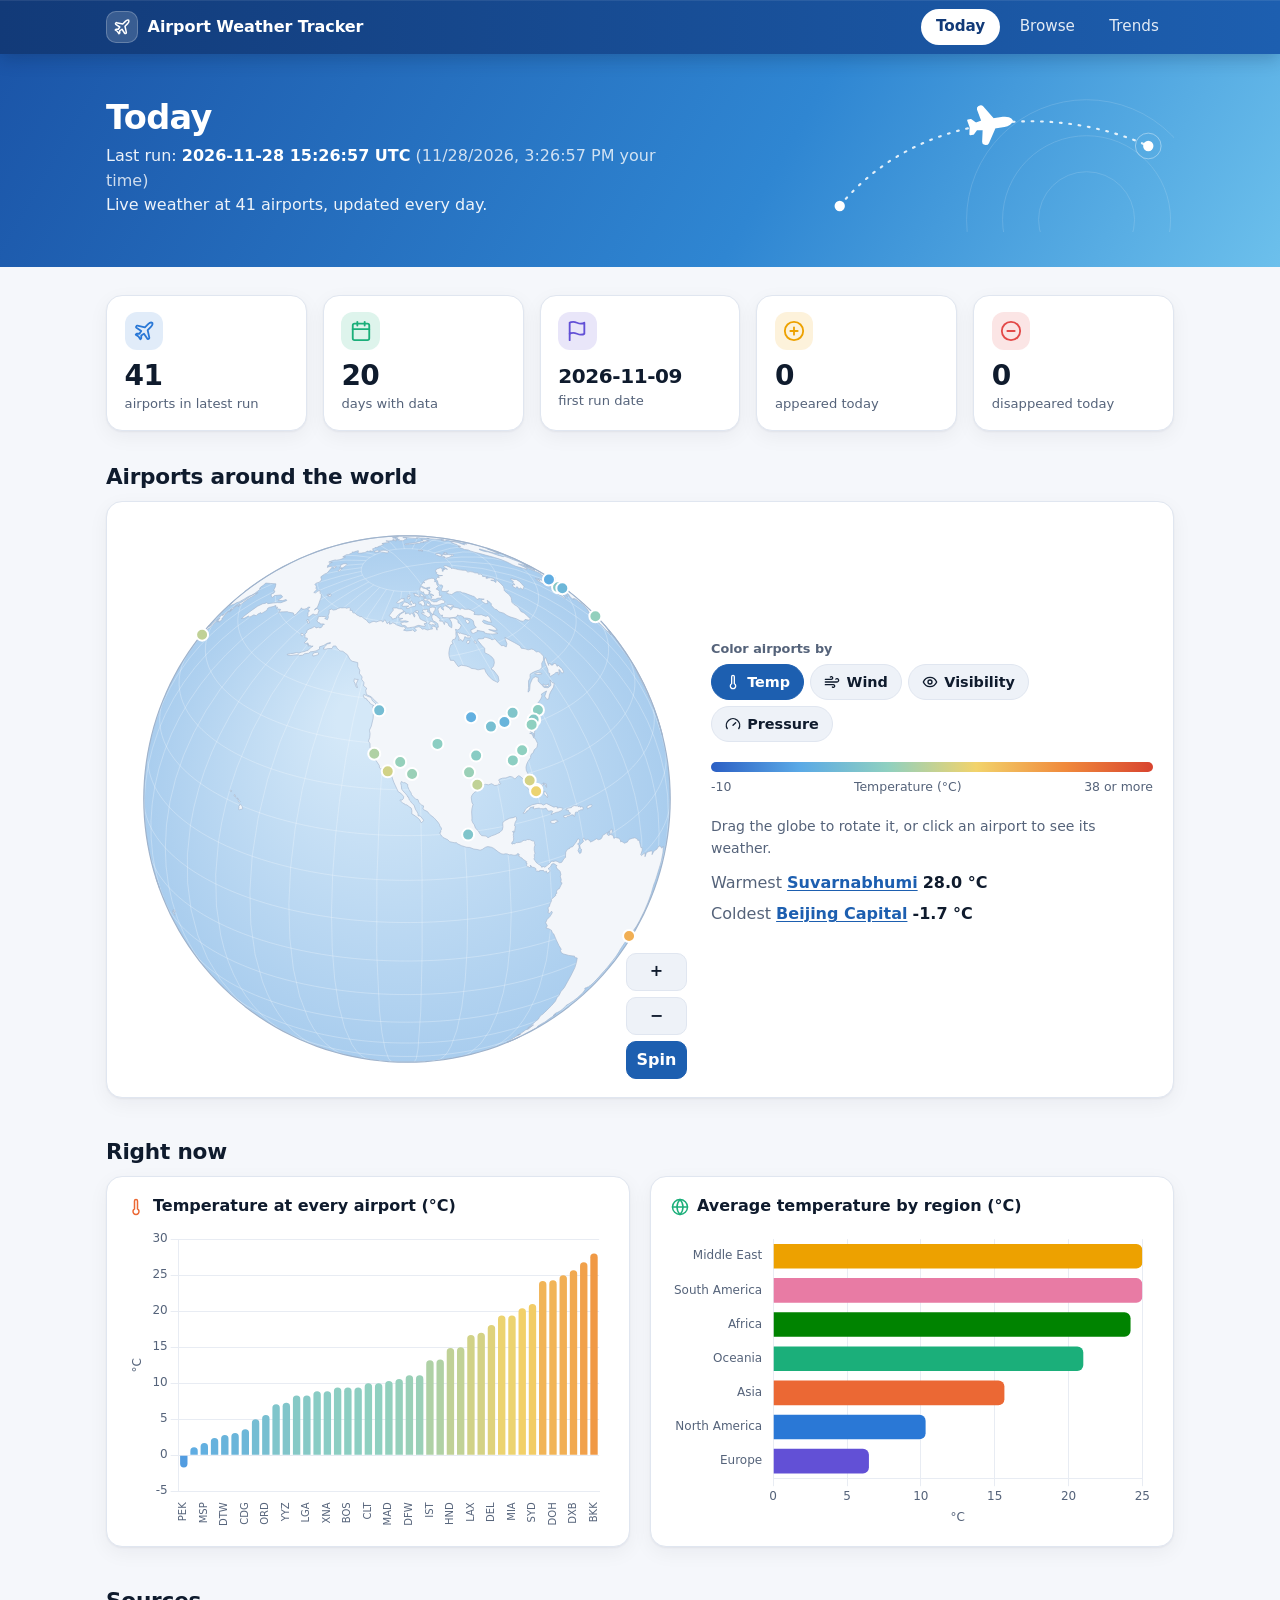
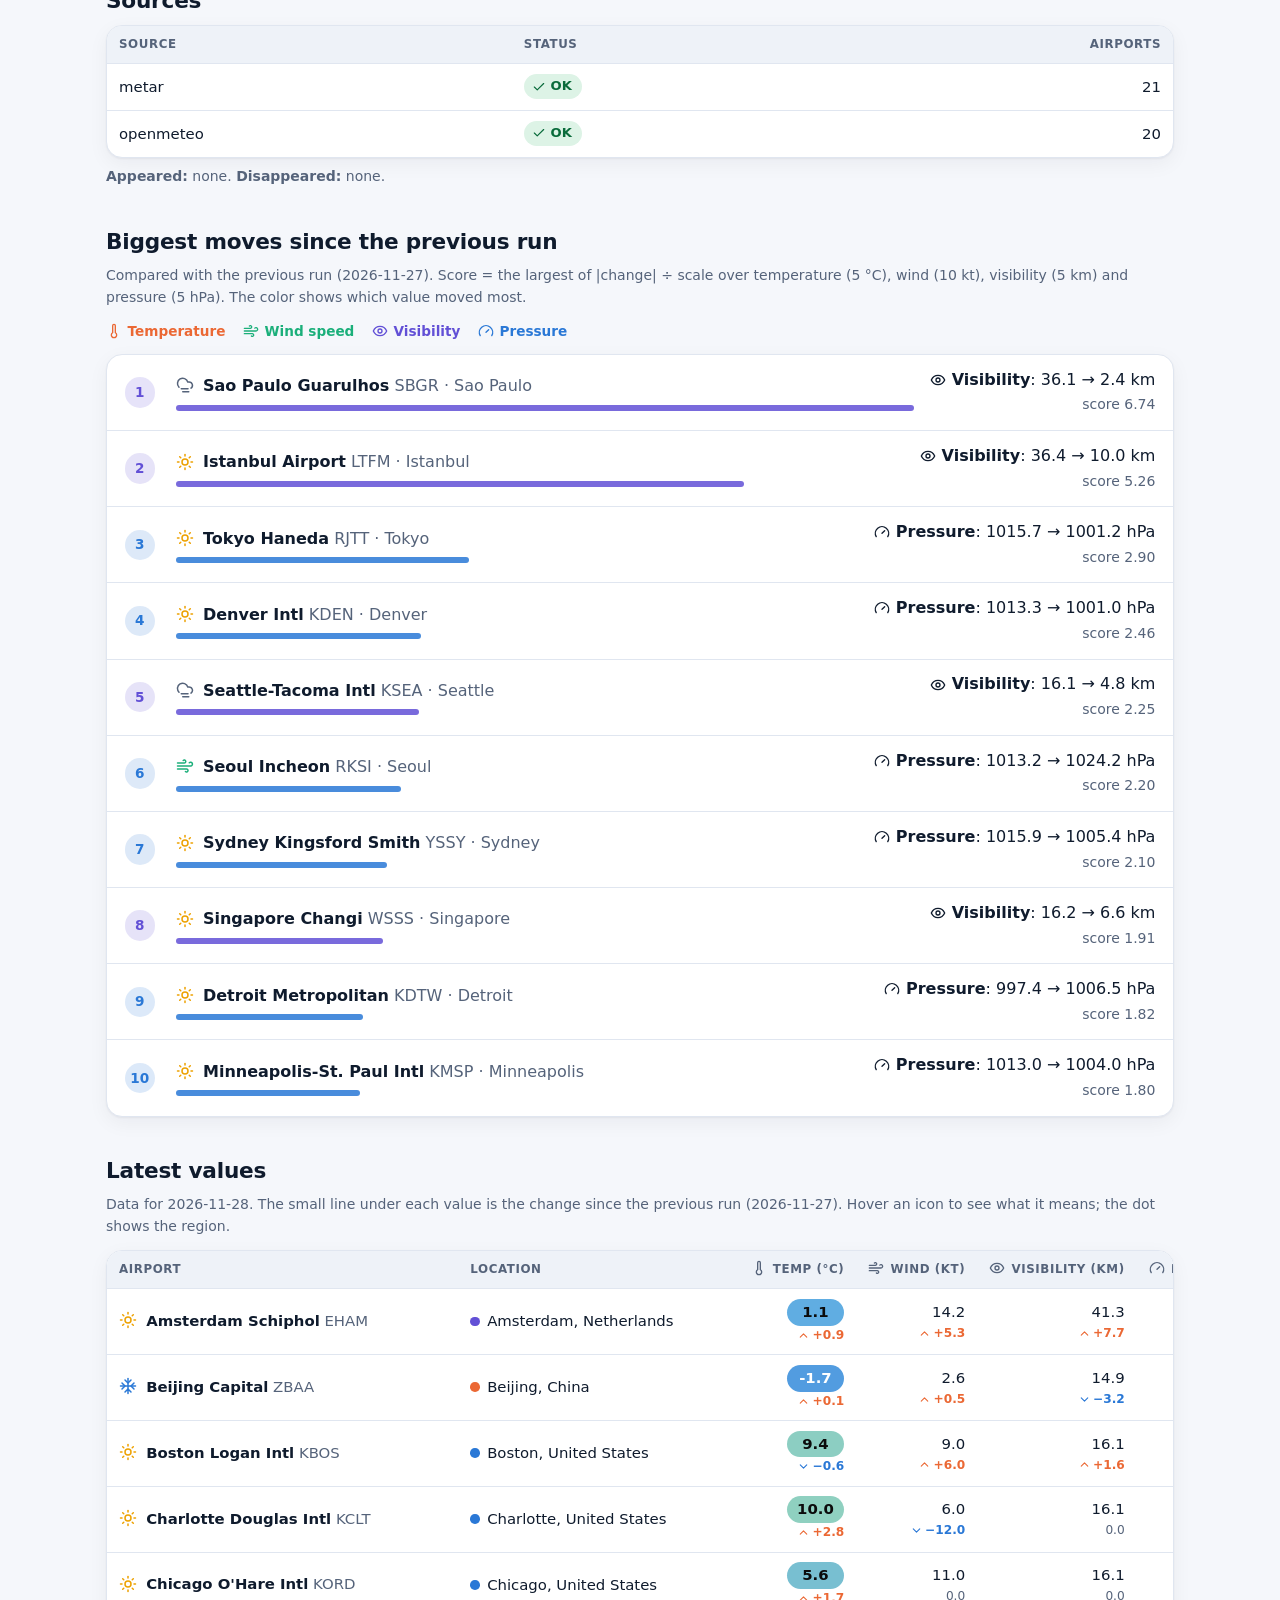
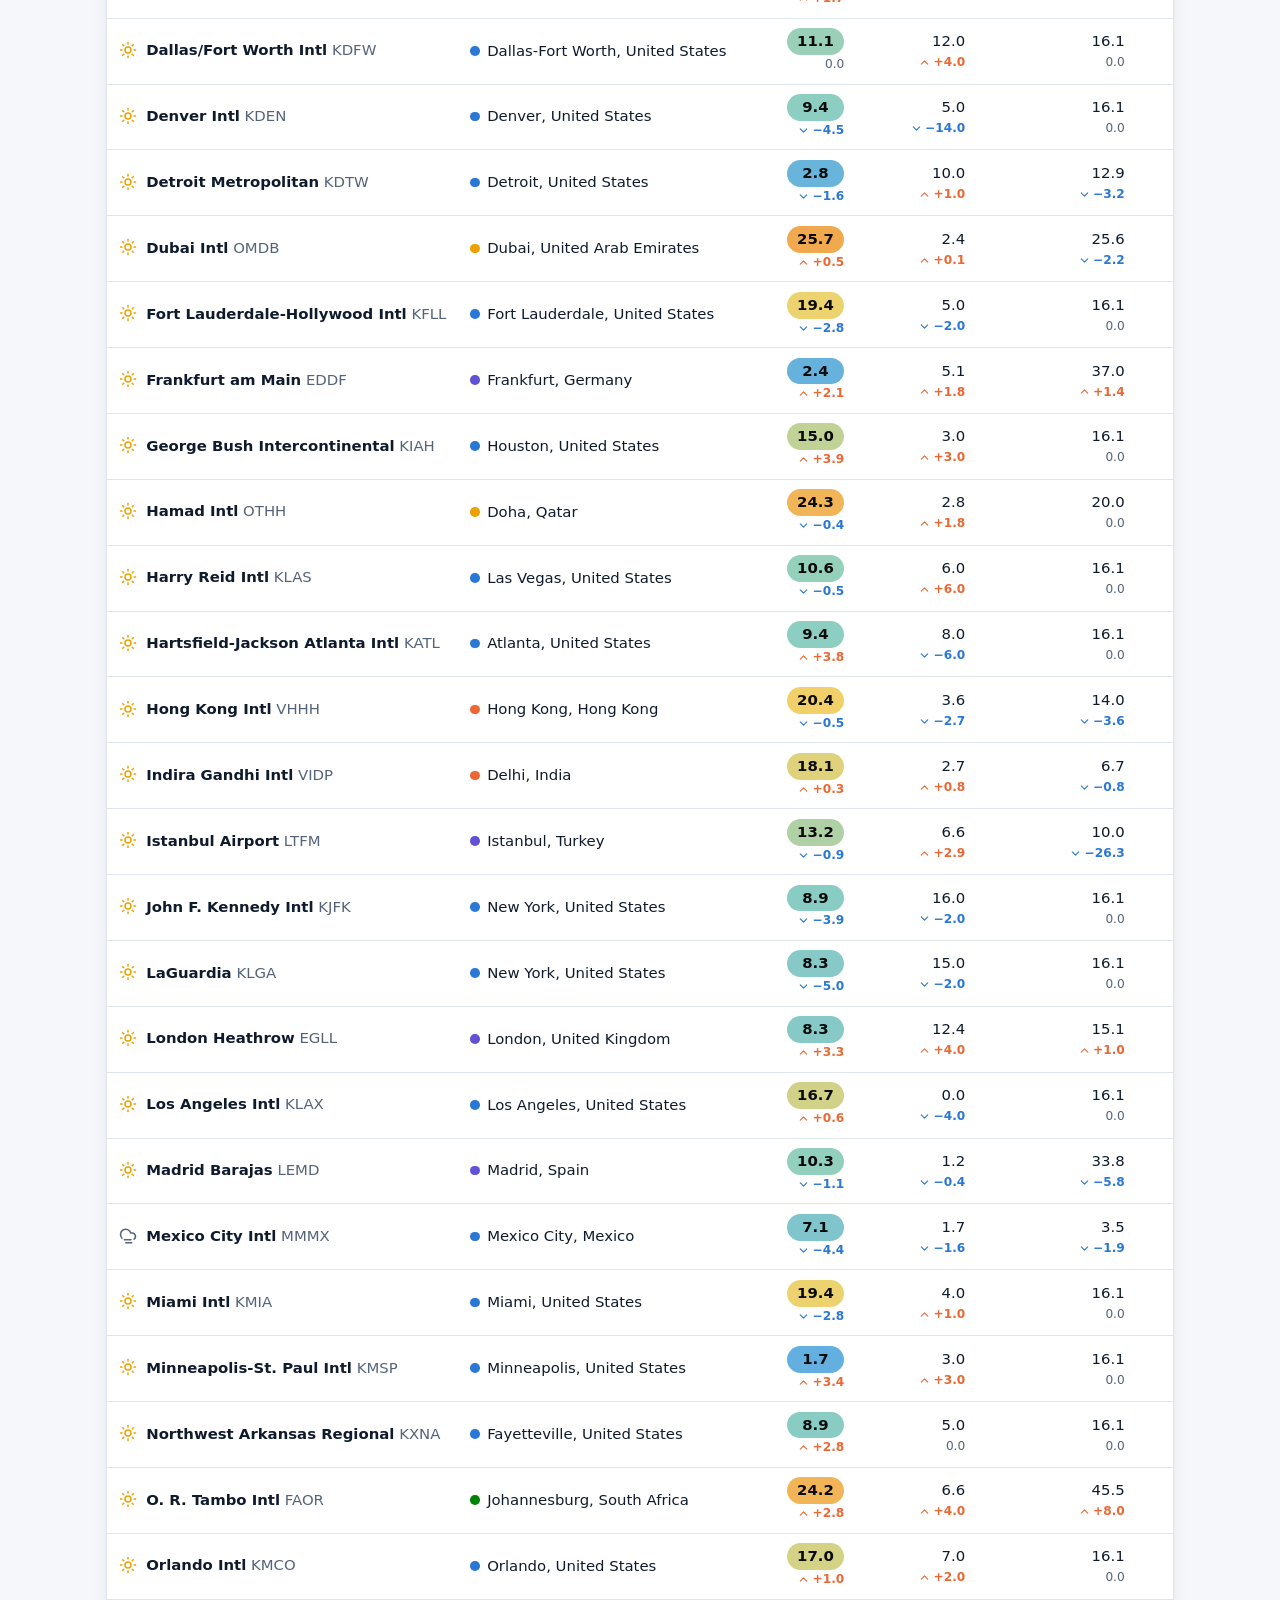
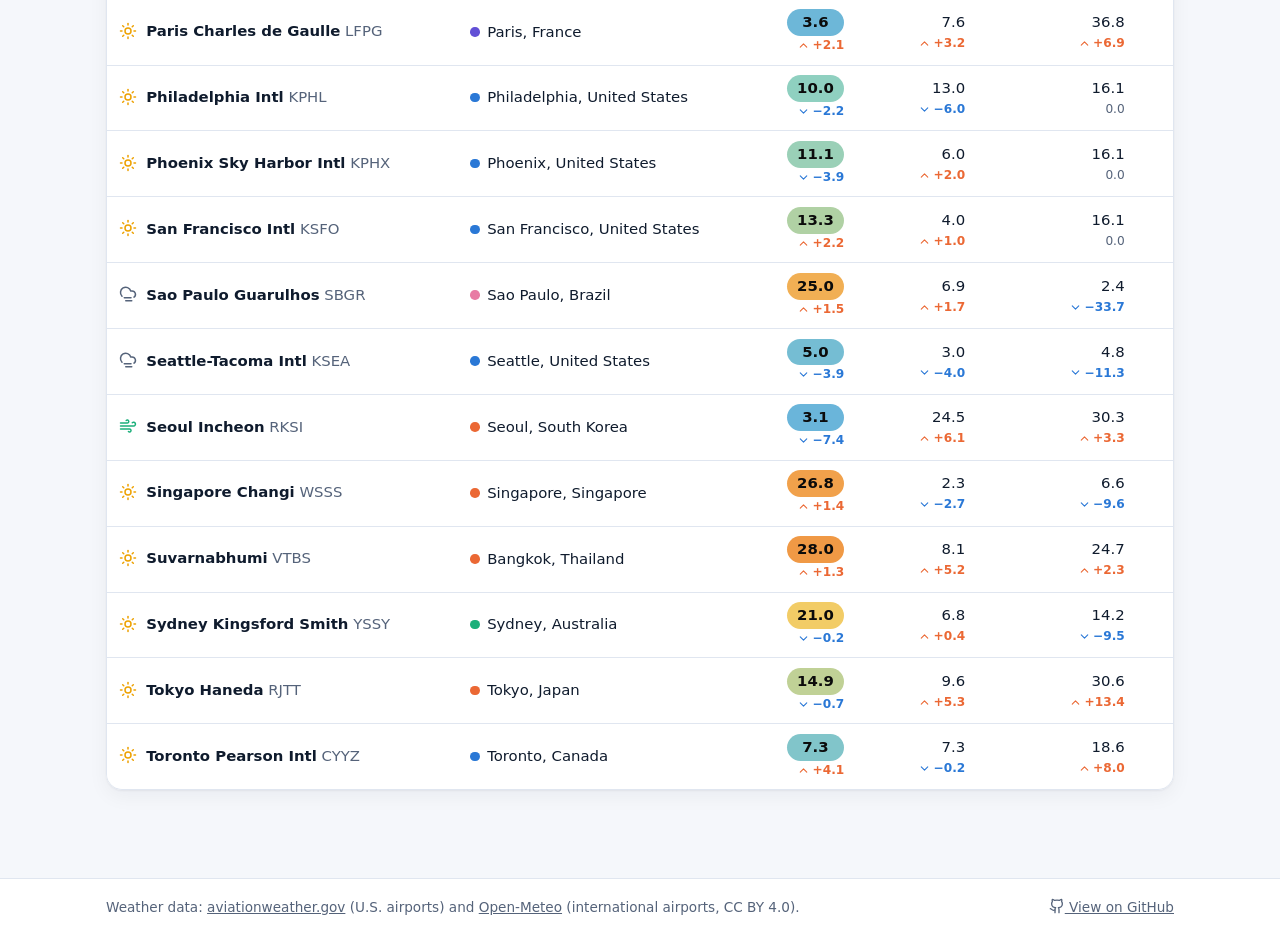
<file: index.html>
<!doctype html>
<html lang="en">
<head>
  <meta charset="utf-8">
  <meta name="viewport" content="width=device-width, initial-scale=1">
  <title>Today · Airport Weather Tracker</title>
  <meta name="description" content="Latest weather at 41 airports, what changed since the previous run, and the biggest moves.">
  <meta name="theme-color" content="#1c5cab">
  <link rel="manifest" href="manifest.webmanifest">
  <link rel="icon" href="assets/icons/icon-192.png">
  <link rel="apple-touch-icon" href="assets/icons/icon-192.png">
  <link rel="stylesheet" href="assets/site.css">
</head>
<body>
  <header id="site-nav"></header>
  <div id="hero"></div>
  <main>
    <div id="offline" class="banner" hidden>You are offline. Showing the last data this device loaded.</div>
    <div id="content"></div>
  </main>
  <script src="assets/vendor/chart.umd.min.js"></script>
  <script src="assets/vendor/d3-array.min.js"></script>
  <script src="assets/vendor/d3-geo.min.js"></script>
  <script src="assets/vendor/topojson-client.min.js"></script>
  <script src="assets/common.js"></script>
  <script src="assets/globe.js"></script>
  <script src="assets/today.js"></script>
</body>
</html>
</file>
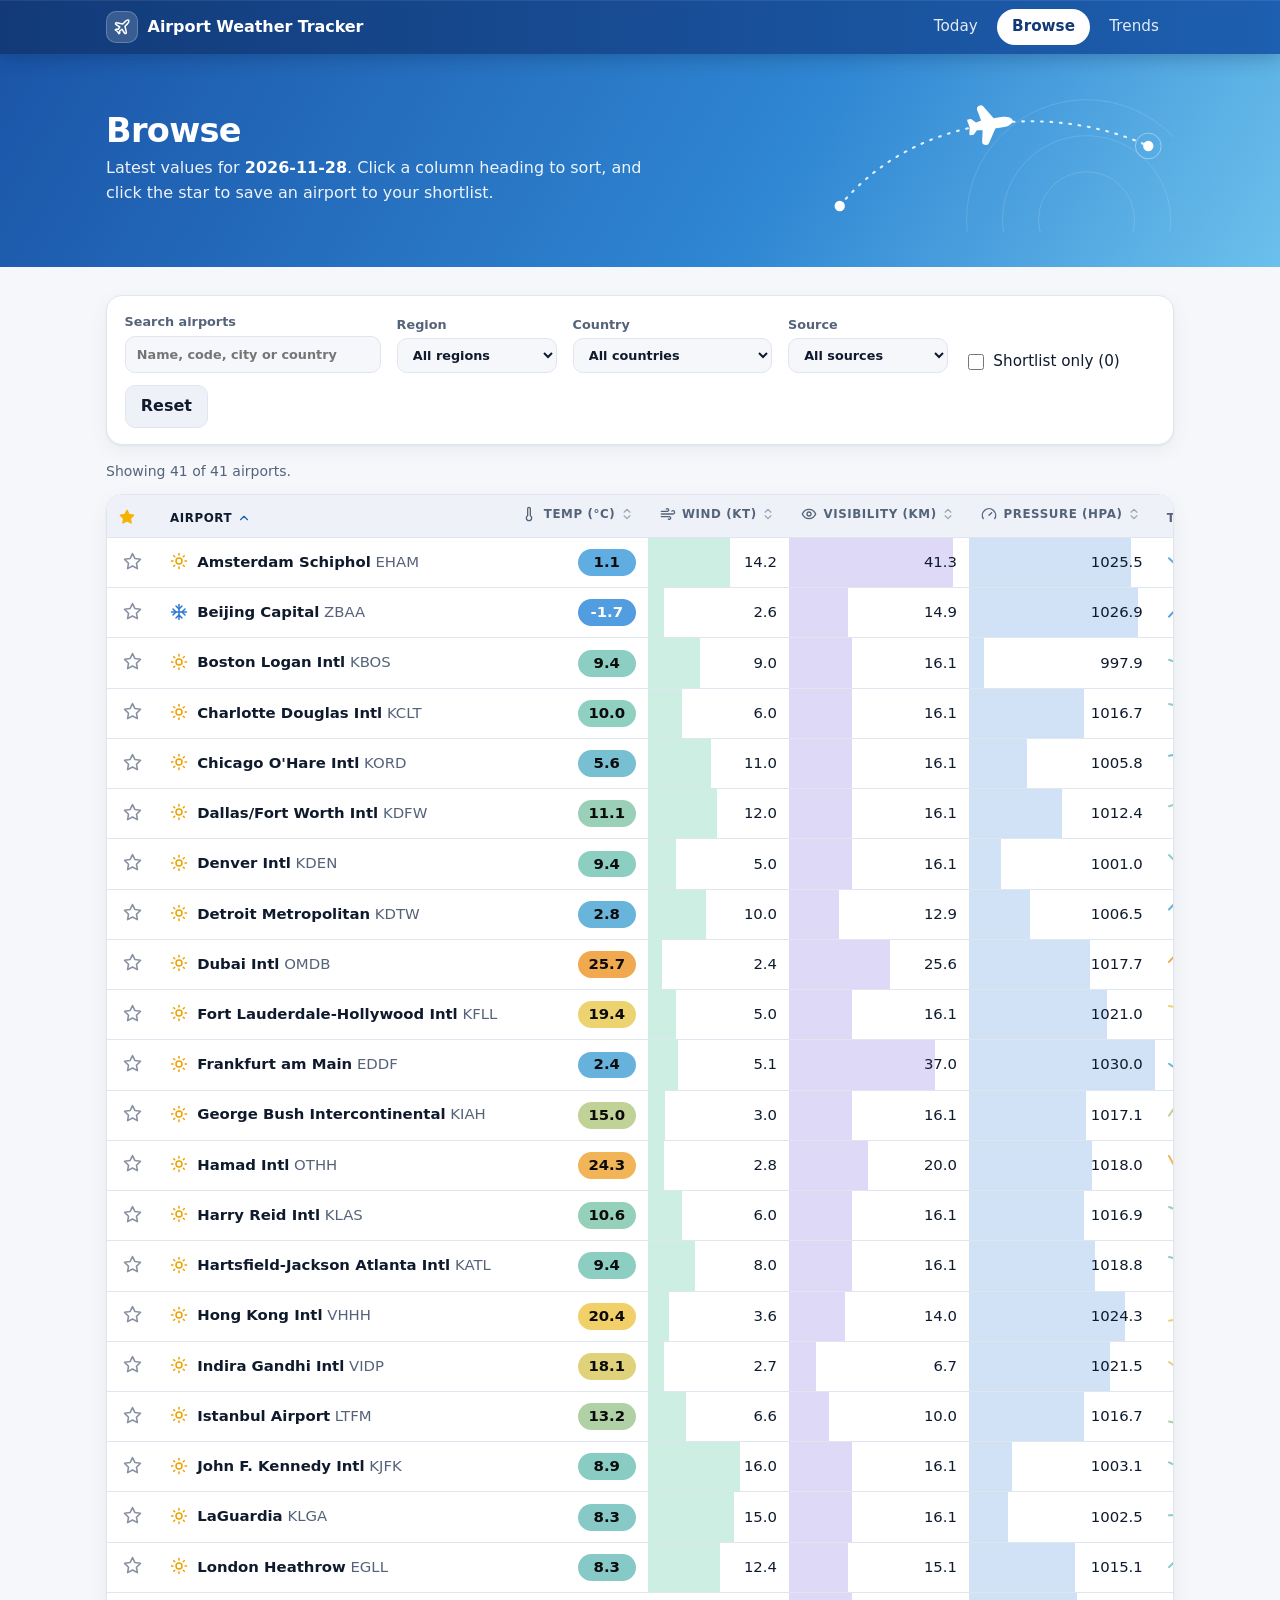
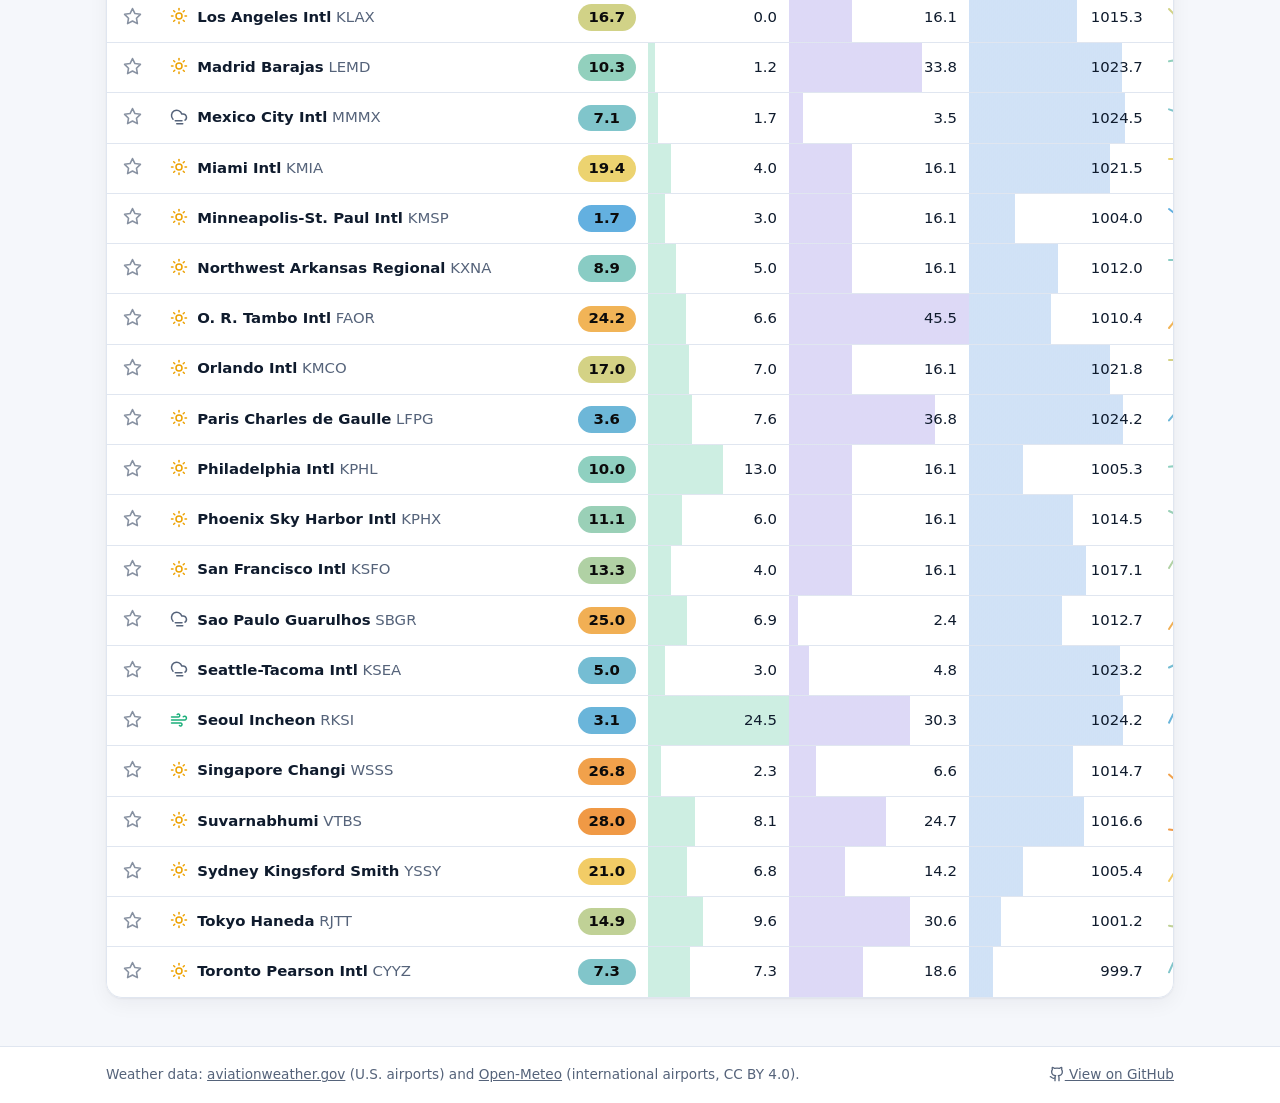
<file: browse.html>
<!doctype html>
<html lang="en">
<head>
  <meta charset="utf-8">
  <meta name="viewport" content="width=device-width, initial-scale=1">
  <title>Browse · Airport Weather Tracker</title>
  <meta name="description" content="Search, filter and sort the latest weather at every tracked airport, and star your favourites.">
  <meta name="theme-color" content="#1c5cab">
  <link rel="manifest" href="manifest.webmanifest">
  <link rel="icon" href="assets/icons/icon-192.png">
  <link rel="apple-touch-icon" href="assets/icons/icon-192.png">
  <link rel="stylesheet" href="assets/site.css">
</head>
<body>
  <header id="site-nav"></header>
  <div id="hero"></div>
  <main>
    <div id="offline" class="banner" hidden>You are offline. Showing the last data this device loaded.</div>
    <div class="controls" id="controls" hidden>
      <label>Search airports<input type="search" id="q" placeholder="Name, code, city or country"></label>
      <label>Region<select id="f-region"></select></label>
      <label>Country<select id="f-country"></select></label>
      <label>Source<select id="f-source"></select></label>
      <label class="inline"><input type="checkbox" id="f-star"><span>Shortlist only (<span id="star-count">0</span>)</span></label>
      <button class="btn" id="reset" type="button">Reset</button>
    </div>
    <p id="count" class="muted small" aria-live="polite"></p>
    <div id="content"></div>
  </main>
  <script src="assets/common.js"></script>
  <script src="assets/browse.js"></script>
</body>
</html>
</file>
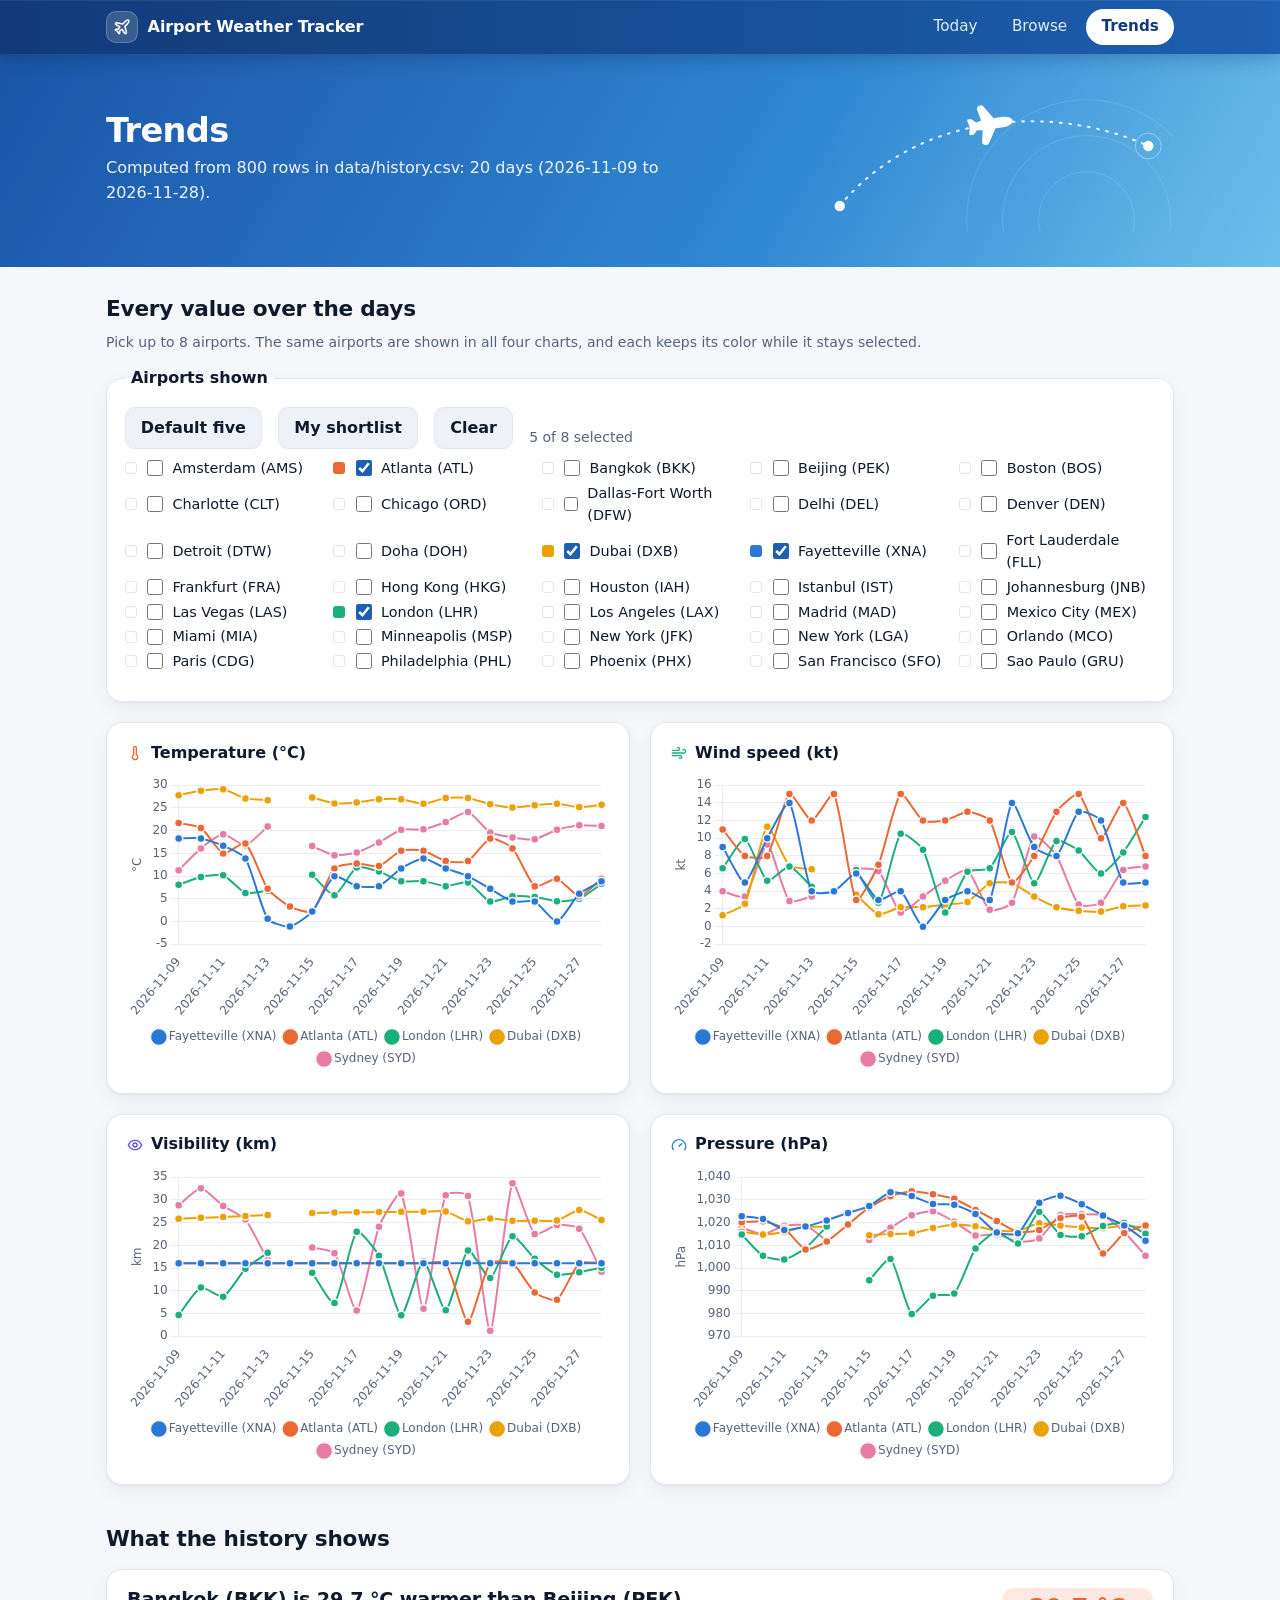
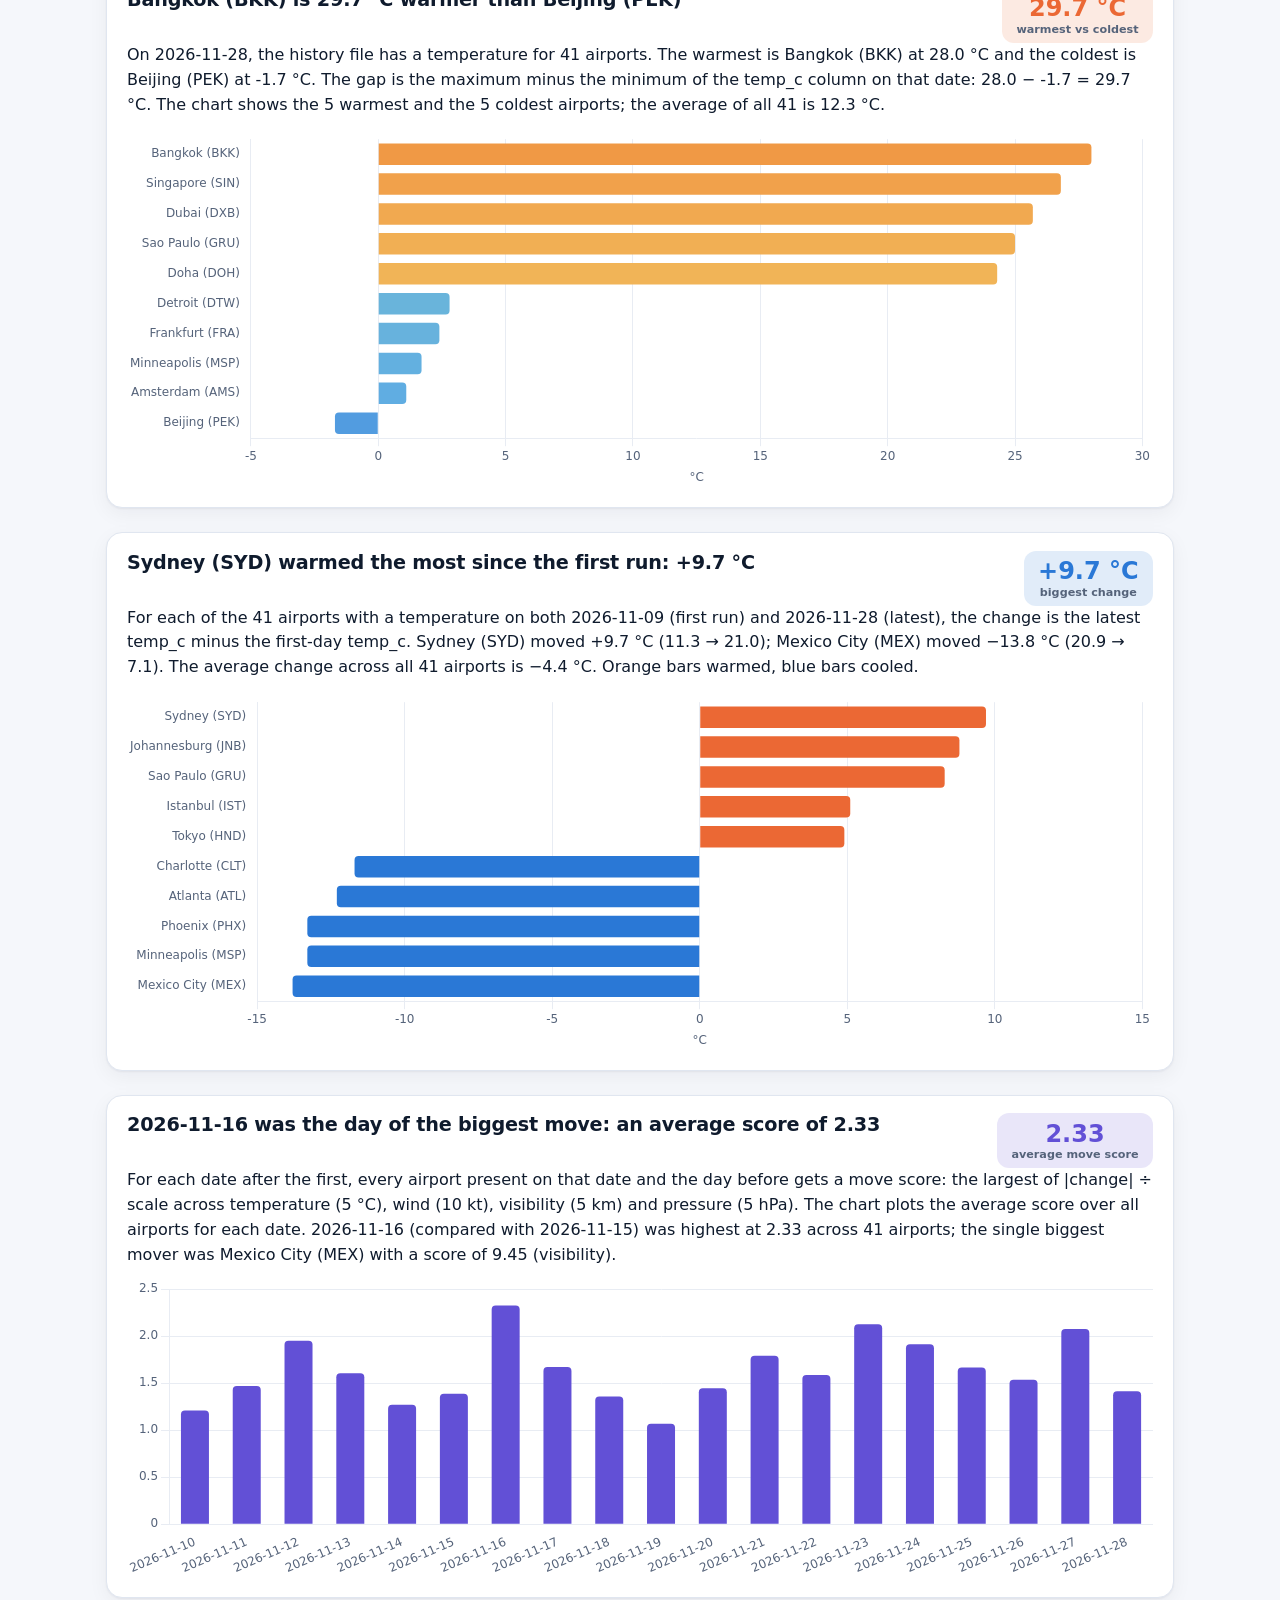
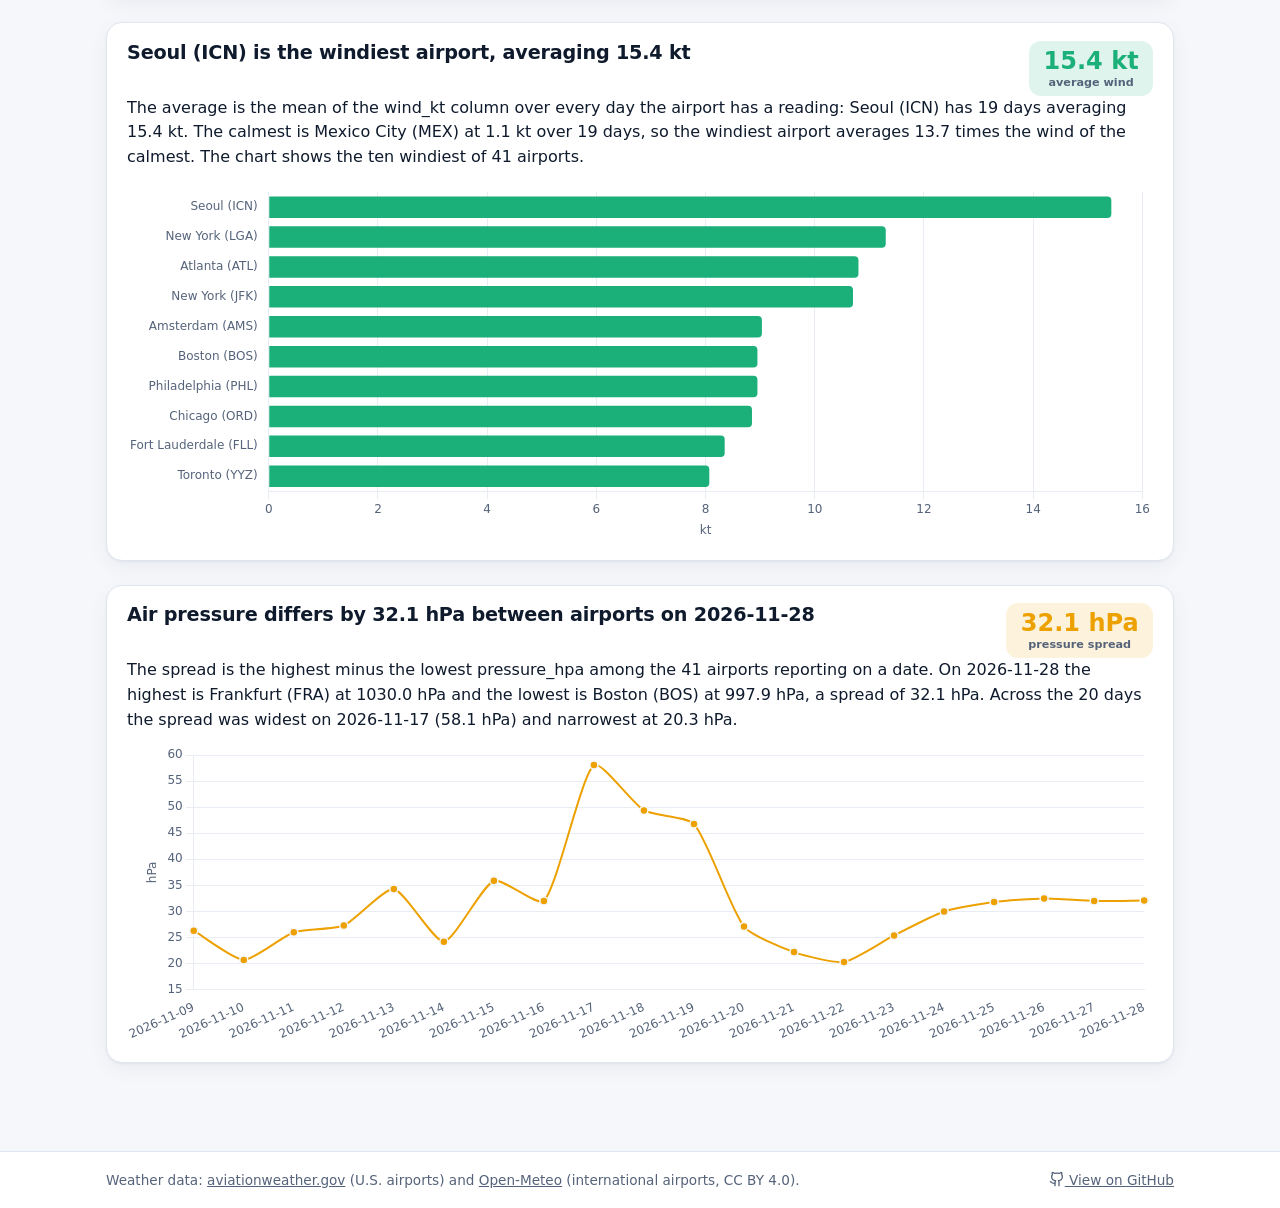
<file: trends.html>
<!doctype html>
<html lang="en">
<head>
  <meta charset="utf-8">
  <meta name="viewport" content="width=device-width, initial-scale=1">
  <title>Trends · Airport Weather Tracker</title>
  <meta name="description" content="Charts and findings computed in your browser from the full daily history of airport weather.">
  <meta name="theme-color" content="#1c5cab">
  <link rel="manifest" href="manifest.webmanifest">
  <link rel="icon" href="assets/icons/icon-192.png">
  <link rel="apple-touch-icon" href="assets/icons/icon-192.png">
  <link rel="stylesheet" href="assets/site.css">
</head>
<body>
  <header id="site-nav"></header>
  <div id="hero"></div>
  <main>
    <div id="offline" class="banner" hidden>You are offline. Showing the last data this device loaded.</div>
    <div id="content"></div>
  </main>
  <script src="assets/vendor/chart.umd.min.js"></script>
  <script src="assets/common.js"></script>
  <script src="assets/trends.js"></script>
</body>
</html>
</file>
<file: assets/site.css>
/* Shared look for all three pages: one font stack, one set of colors. */
:root {
  color-scheme: light;
  --surface: #f5f7fb;
  --card: #ffffff;
  --surface-2: #eef2f8;
  --border: #e0e6f0;
  --text: #0f1b2d;
  --text-2: #55637a;
  --accent: #1d5fb0;
  --grid: #e8ecf3;
  --good: #0a6b3b; --good-bg: #ddf3e6;
  --bad: #a5262a; --bad-bg: #fbe3e3;
  --shadow: 0 1px 2px rgba(15, 27, 45, .05), 0 6px 20px rgba(15, 27, 45, .05);
  --nav-1: #123a78; --nav-2: #1d5fb0;
  --hero-1: #1b55a8; --hero-2: #2f86d2; --hero-3: #6cc0ec;
  --s1: #2a78d6; --s2: #eb6834; --s3: #1baf7a; --s4: #eda100;
  --s5: #e87ba4; --s6: #008300; --s7: #6250d6; --s8: #e34948;
  --radius: 16px;
  --font: system-ui, -apple-system, "Segoe UI", Roboto, "Helvetica Neue", Arial, sans-serif;
}
@media (prefers-color-scheme: dark) {
  :root:not([data-theme="light"]) {
    color-scheme: dark;
    --surface: #0d1520; --card: #162130; --surface-2: #1c2838; --border: #2a384d;
    --text: #eef2f8; --text-2: #aab7cb; --accent: #6da7ec; --grid: #27344a;
    --good: #6fd09b; --good-bg: #153424; --bad: #f08a8a; --bad-bg: #3a1d1d;
    --shadow: 0 1px 2px rgba(0, 0, 0, .4), 0 6px 20px rgba(0, 0, 0, .28);
    --nav-1: #0c2a58; --nav-2: #153f7a;
    --hero-1: #123f86; --hero-2: #1c68b0; --hero-3: #2f87bd;
    --s1: #3987e5; --s2: #d95926; --s3: #199e70; --s4: #c98500;
    --s5: #d55181; --s6: #008300; --s7: #9085e9; --s8: #e66767;
  }
}

* { box-sizing: border-box; }
html { -webkit-text-size-adjust: 100%; scroll-behavior: smooth; }
body { margin: 0; background: var(--surface); color: var(--text); font-family: var(--font); font-size: 16px; line-height: 1.55; -webkit-font-smoothing: antialiased; min-height: 100vh; display: flex; flex-direction: column; }
main { flex: 1 0 auto; width: 100%; }
a { color: var(--accent); }
h1 { font-size: 2.1rem; margin: 0 0 .35rem; line-height: 1.15; letter-spacing: -.02em; font-weight: 800; }
h2 { font-size: 1.25rem; margin: 0 0 .6rem; line-height: 1.3; letter-spacing: -.01em; }
h3 { font-size: 1rem; margin: 0 0 .6rem; }
p { margin: 0 0 .75rem; }
.muted { color: var(--text-2); }
.small { font-size: .875rem; }
.ic { vertical-align: -.2em; flex: none; }

/* navigation bar (same on every page) */
.topbar { background: linear-gradient(90deg, var(--nav-1), var(--nav-2)); color: #fff; position: sticky; top: 0; z-index: 10; box-shadow: 0 1px 0 rgba(255,255,255,.08) inset, 0 4px 18px rgba(8, 24, 56, .25); }
.topbar .inner { max-width: 1100px; margin: 0 auto; padding: .55rem 16px; display: flex; align-items: center; gap: 1.25rem; flex-wrap: wrap; }
.brand { display: inline-flex; align-items: center; gap: .6rem; font-weight: 700; color: #fff; text-decoration: none; white-space: nowrap; letter-spacing: -.005em; }
.brand .logo { width: 2rem; height: 2rem; display: grid; place-items: center; border-radius: 10px; background: rgba(255,255,255,.16); box-shadow: 0 0 0 1px rgba(255,255,255,.22) inset; }
.topbar nav { display: flex; gap: .25rem; margin-left: auto; }
.topbar nav a { color: rgba(255,255,255,.88); text-decoration: none; padding: .4rem .95rem; border-radius: 999px; font-weight: 500; font-size: .95rem; transition: background .15s, color .15s; }
.topbar nav a:hover { background: rgba(255,255,255,.14); color: #fff; }
.topbar nav a[aria-current="page"] { background: #fff; color: var(--nav-1); font-weight: 700; }

/* hero banner */
.hero { background: linear-gradient(120deg, var(--hero-1) 0%, var(--hero-2) 60%, var(--hero-3) 100%); color: #fff; position: relative; overflow: hidden; }
.hero .inner { max-width: 1100px; margin: 0 auto; padding: 2rem 16px 2.2rem; display: flex; align-items: center; justify-content: space-between; gap: 1rem; }
.hero h1 { color: #fff; }
.hero p { color: rgba(255,255,255,.92); margin: 0; max-width: 36rem; }
.hero strong { color: #fff; }
.hero-art { width: 360px; max-width: 42%; height: auto; flex: none; }

main { max-width: 1100px; margin: 0 auto; padding: 1.75rem 16px 3rem; }
.banner { background: var(--surface-2); border: 1px solid var(--border); border-radius: 12px; padding: .65rem .95rem; margin: 0 0 1rem; }
.banner.error { background: var(--bad-bg); border-color: var(--bad); color: var(--bad); }

/* stat tiles */
.tiles { display: grid; grid-template-columns: repeat(auto-fit, minmax(160px, 1fr)); gap: 1rem; margin: 0 0 2rem; }
.tile { background: var(--card); border: 1px solid var(--border); border-radius: var(--radius); padding: 1rem 1.1rem; box-shadow: var(--shadow); display: flex; flex-direction: column; align-items: flex-start; gap: .7rem; }
.tile .ico { width: 2.4rem; height: 2.4rem; border-radius: 12px; display: grid; place-items: center; flex: none; color: var(--c, var(--accent)); background: color-mix(in srgb, var(--c, var(--accent)) 14%, transparent); }
.tile .num { font-size: 1.75rem; font-weight: 800; line-height: 1.1; letter-spacing: -.02em; font-variant-numeric: tabular-nums; }
.tile .num.sm { font-size: 1.25rem; white-space: nowrap; padding: .2rem 0; }
.tile .label { color: var(--text-2); font-size: .82rem; margin-top: .1rem; }

section.block { margin: 0 0 2.5rem; }
section.block > h2 { font-size: 1.35rem; }

/* tables */
.table-wrap { overflow-x: auto; border-radius: var(--radius); background: var(--card); border: 1px solid var(--border); box-shadow: var(--shadow); }
table { border-collapse: collapse; width: 100%; font-size: .93rem; }
th, td { padding: .6rem .75rem; text-align: left; border-bottom: 1px solid var(--border); white-space: nowrap; }
th { background: var(--surface-2); font-weight: 700; vertical-align: bottom; position: sticky; top: 0; font-size: .74rem; text-transform: uppercase; letter-spacing: .05em; color: var(--text-2); }
tbody tr { transition: background .12s; }
tbody tr:hover td { background: color-mix(in srgb, var(--accent) 6%, transparent); }
tr:last-child td { border-bottom: 0; }
td.num, th.num { text-align: right; font-variant-numeric: tabular-nums; }
.delta { display: flex; align-items: center; justify-content: flex-end; gap: .15rem; font-size: .76rem; color: var(--text-2); min-height: 1.1em; }
.delta .ic { vertical-align: 0; }
.delta.up { color: var(--s2); font-weight: 600; }
.delta.down { color: var(--s1); font-weight: 600; }
th button.sort { all: unset; cursor: pointer; display: inline-flex; gap: .3rem; align-items: center; text-transform: inherit; letter-spacing: inherit; }
th button.sort:hover { color: var(--text); }
th button.sort:focus-visible { outline: 2px solid var(--accent); outline-offset: 2px; border-radius: 4px; }
th .arrow { display: inline-flex; color: var(--text-2); opacity: .55; }
th[aria-sort="ascending"] .arrow, th[aria-sort="descending"] .arrow { color: var(--accent); opacity: 1; }
th[aria-sort="ascending"], th[aria-sort="descending"] { color: var(--text); }
th .ic { vertical-align: -.25em; margin-right: .1rem; }

/* color-coded temperature pill, data bars, region dots, condition icon */
.chip { display: inline-block; min-width: 3.6rem; text-align: center; padding: .12rem .55rem; border-radius: 999px; font-weight: 700; font-variant-numeric: tabular-nums; }
.databar { background: linear-gradient(90deg, color-mix(in srgb, var(--bar) 22%, transparent) var(--w), transparent var(--w)); }
.dot { display: inline-block; width: .6rem; height: .6rem; border-radius: 50%; margin-right: .45rem; vertical-align: baseline; }
.cond { display: inline-block; width: 1.7rem; vertical-align: middle; }
.spark { vertical-align: middle; }

.badge { display: inline-flex; align-items: center; gap: .3rem; padding: .15rem .65rem .15rem .5rem; border-radius: 999px; font-size: .82rem; font-weight: 700; }
.badge.ok { background: var(--good-bg); color: var(--good); }
.badge.fail { background: var(--bad-bg); color: var(--bad); }
.badge .ic { vertical-align: 0; }

/* moves list */
ol.moves { list-style: none; margin: 0; padding: 0; background: var(--card); border: 1px solid var(--border); border-radius: var(--radius); box-shadow: var(--shadow); overflow: hidden; }
ol.moves li { display: grid; grid-template-columns: 2.2rem 1fr auto; gap: .5rem 1rem; align-items: center; padding: .8rem 1.1rem; border-bottom: 1px solid var(--border); }
ol.moves li:last-child { border-bottom: 0; }
.rank { width: 1.9rem; height: 1.9rem; display: grid; place-items: center; border-radius: 50%; background: color-mix(in srgb, var(--c, var(--accent)) 16%, transparent); color: var(--c, var(--accent)); font-weight: 800; font-size: .85rem; }
.bar { height: 6px; border-radius: 3px; background: var(--c, var(--s1)); margin-top: .35rem; opacity: .85; }
.change { font-variant-numeric: tabular-nums; text-align: right; }
.legend { display: flex; flex-wrap: wrap; gap: .4rem 1.1rem; font-size: .85rem; color: var(--text-2); margin: 0 0 .75rem; }
.legend span { display: inline-flex; align-items: center; gap: .35rem; color: var(--c); font-weight: 600; }

/* controls */
.controls { display: flex; flex-wrap: wrap; gap: .75rem 1rem; align-items: end; margin: 0 0 1rem; padding: 1rem 1.1rem; background: var(--card); border: 1px solid var(--border); border-radius: var(--radius); box-shadow: var(--shadow); }
.controls label { display: flex; flex-direction: column; font-size: .8rem; color: var(--text-2); gap: .25rem; font-weight: 600; }
.controls label.inline { flex-direction: row; align-items: center; gap: .4rem; color: var(--text); font-size: .95rem; font-weight: 500; }
input[type="search"], select { font: inherit; color: var(--text); background: var(--surface); border: 1px solid var(--border); border-radius: 10px; padding: .5rem .7rem; min-width: 10rem; transition: border-color .15s, box-shadow .15s; }
input[type="search"]:hover, select:hover { border-color: color-mix(in srgb, var(--accent) 50%, var(--border)); }
input[type="search"]:focus, select:focus { outline: none; border-color: var(--accent); box-shadow: 0 0 0 3px color-mix(in srgb, var(--accent) 22%, transparent); }
input[type="checkbox"] { accent-color: var(--accent); width: 1rem; height: 1rem; }
button { font: inherit; }
.btn { background: var(--surface-2); color: var(--text); border: 1px solid var(--border); border-radius: 10px; padding: .48rem .95rem; cursor: pointer; font-weight: 600; transition: border-color .15s, background .15s; }
.btn:hover { border-color: var(--accent); background: color-mix(in srgb, var(--accent) 8%, var(--surface-2)); }
.star { background: none; border: 0; cursor: pointer; line-height: 1; color: var(--text-2); padding: .25rem; border-radius: 8px; display: inline-grid; place-items: center; transition: color .12s, transform .12s; opacity: .7; }
.star:hover { color: #f5b301; transform: scale(1.12); opacity: 1; }
.star[aria-pressed="true"] { color: #f5b301; opacity: 1; }
th .ic.star-head { color: #f5b301; }
:focus-visible { outline: 2px solid var(--accent); outline-offset: 2px; }

/* charts and cards */
.chart-box { position: relative; height: 300px; }
.chart-box.tall { height: 360px; }
.grid2 { display: grid; grid-template-columns: repeat(auto-fit, minmax(min(100%, 480px), 1fr)); gap: 1.25rem; }
.card { background: var(--card); border: 1px solid var(--border); border-radius: var(--radius); padding: 1.1rem 1.25rem; box-shadow: var(--shadow); }
.card h3 { display: flex; align-items: center; gap: .5rem; }
.card h3 .ic { color: var(--c, var(--accent)); }
.picker { border: 1px solid var(--border); border-radius: var(--radius); padding: 1rem 1.1rem; margin: 0 0 1.25rem; background: var(--card); box-shadow: var(--shadow); }
.picker legend { font-weight: 700; padding: 0 .4rem; }
.picker .items { display: grid; grid-template-columns: repeat(auto-fill, minmax(190px, 1fr)); gap: .15rem .75rem; max-height: 220px; overflow-y: auto; margin: .5rem 0; }
.picker .items label { display: flex; align-items: center; gap: .4rem; font-size: .9rem; }
.swatch { display: inline-block; width: 12px; height: 12px; border-radius: 3px; flex: none; }

/* trends findings */
.finding { margin: 0 0 1.5rem; }
.finding .head { display: flex; justify-content: space-between; align-items: flex-start; gap: 1rem; }
.finding h2 { font-size: 1.2rem; }
.bigstat { flex: none; text-align: center; padding: .4rem .9rem; border-radius: 12px; background: color-mix(in srgb, var(--c) 14%, transparent); color: var(--c); font-weight: 800; font-size: 1.5rem; line-height: 1.2; font-variant-numeric: tabular-nums; }
.bigstat small { display: block; font-size: .7rem; font-weight: 600; color: var(--text-2); }

/* footer (same on every page) */
#site-footer { border-top: 1px solid var(--border); background: var(--card); color: var(--text-2); font-size: .85rem; }
#site-footer .inner { max-width: 1100px; margin: 0 auto; padding: 1.1rem 16px; display: flex; flex-wrap: wrap; justify-content: space-between; gap: .5rem 1.5rem; }
#site-footer a { color: var(--text-2); }
#site-footer a:hover { color: var(--accent); }

@media (max-width: 700px) {
  .hero-art { display: none; }
  h1 { font-size: 1.6rem; }
  .topbar .inner { gap: .5rem; }
  .topbar nav { margin-left: 0; width: 100%; }
  .topbar nav a { flex: 1; text-align: center; }
  ol.moves li { grid-template-columns: 2.2rem 1fr; }
  .change { grid-column: 2; text-align: left; }
  .finding .head { flex-direction: column; }
}
@media (prefers-reduced-motion: reduce) {
  html { scroll-behavior: auto; }
  * { transition: none !important; }
}

/* small refinements */
input[type="search"] { min-width: 16rem; }
.picker .controls { box-shadow: none; border: 0; padding: 0; background: transparent; margin-bottom: .5rem !important; }

/* interactive globe */
:root { --globe-ocean: #a9cdee; --globe-ocean-hi: #d4e8f8; --globe-land: #f3f6fa; --globe-land-line: #9fb3cc; --globe-grid: rgba(255,255,255,.45); --globe-ramp-lo: #e3edf9; }
@media (prefers-color-scheme: dark) {
  :root:not([data-theme="light"]) { --globe-ocean: #0f2239; --globe-ocean-hi: #1a3556; --globe-land: #2b4059; --globe-land-line: #4a6685; --globe-grid: rgba(255,255,255,.07); --globe-ramp-lo: #2a3a52; }
}
.globe-wrap { display: grid; grid-template-columns: minmax(0, 560px) 1fr; gap: 1.5rem; align-items: center; }
.globe-stage { position: relative; display: flex; justify-content: center; }
.globe-stage canvas { max-width: 100%; border-radius: 50%; }
.globe-stage canvas:focus-visible { outline: 3px solid var(--accent); outline-offset: 4px; }
.globe-tools { position: absolute; right: 0; bottom: 0; display: flex; flex-direction: column; gap: .4rem; }
.globe-tools .btn { min-width: 3rem; padding: .35rem .6rem; }
.globe-tools .btn[aria-pressed="true"] { background: var(--accent); border-color: var(--accent); color: #fff; }
.globe-side { display: flex; flex-direction: column; gap: 1.25rem; min-width: 0; }
.globe-label { font-size: .8rem; font-weight: 600; color: var(--text-2); margin-bottom: .35rem; }
.seg { display: flex; flex-wrap: wrap; gap: .4rem; }
.seg button { display: inline-flex; align-items: center; gap: .4rem; background: var(--surface-2); color: var(--text); border: 1px solid var(--border); border-radius: 999px; padding: .35rem .8rem; cursor: pointer; font-weight: 600; font-size: .9rem; transition: background .15s, border-color .15s; }
.seg button:hover { border-color: var(--accent); }
.seg button[aria-pressed="true"] { background: var(--accent); border-color: var(--accent); color: #fff; }
.ramp { height: 10px; border-radius: 5px; }
.ramp-labels { display: flex; justify-content: space-between; gap: .5rem; font-size: .78rem; color: var(--text-2); margin-top: .3rem; font-variant-numeric: tabular-nums; }
.globe-info { min-height: 9rem; }
.extremes { list-style: none; margin: .5rem 0 0; padding: 0; display: grid; gap: .4rem; }
.linkish { all: unset; cursor: pointer; color: var(--accent); font-weight: 600; text-decoration: underline; text-underline-offset: 2px; }
.linkish:focus-visible { outline: 2px solid var(--accent); outline-offset: 2px; border-radius: 4px; }
.sel > strong { font-size: 1.1rem; }
table.mini { margin: .6rem 0 .8rem; font-size: .9rem; }
table.mini th { position: static; background: none; padding: .25rem .5rem; }
table.mini td { padding: .3rem .5rem; }
table.mini td.up { color: var(--s2); font-weight: 600; }
table.mini td.down { color: var(--s1); font-weight: 600; }
@media (max-width: 800px) { .globe-wrap { grid-template-columns: 1fr; } }
</file>
